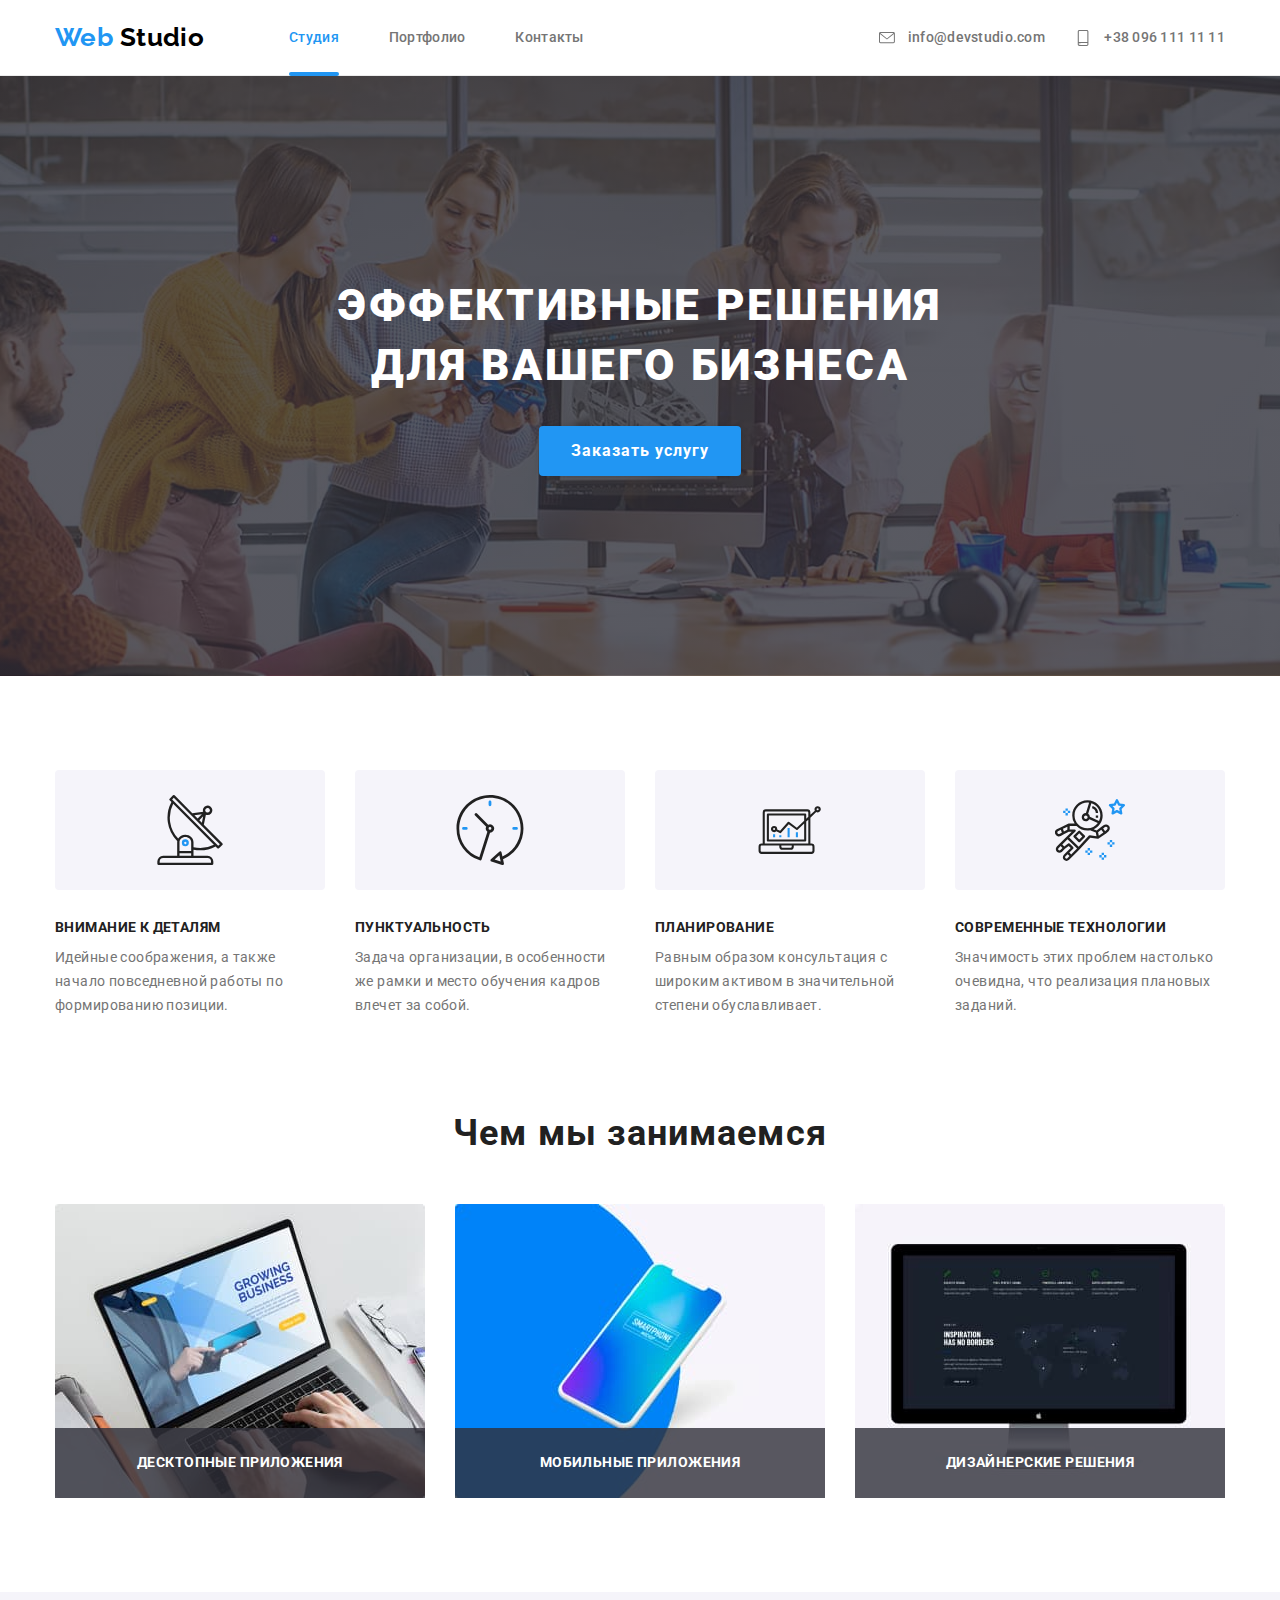
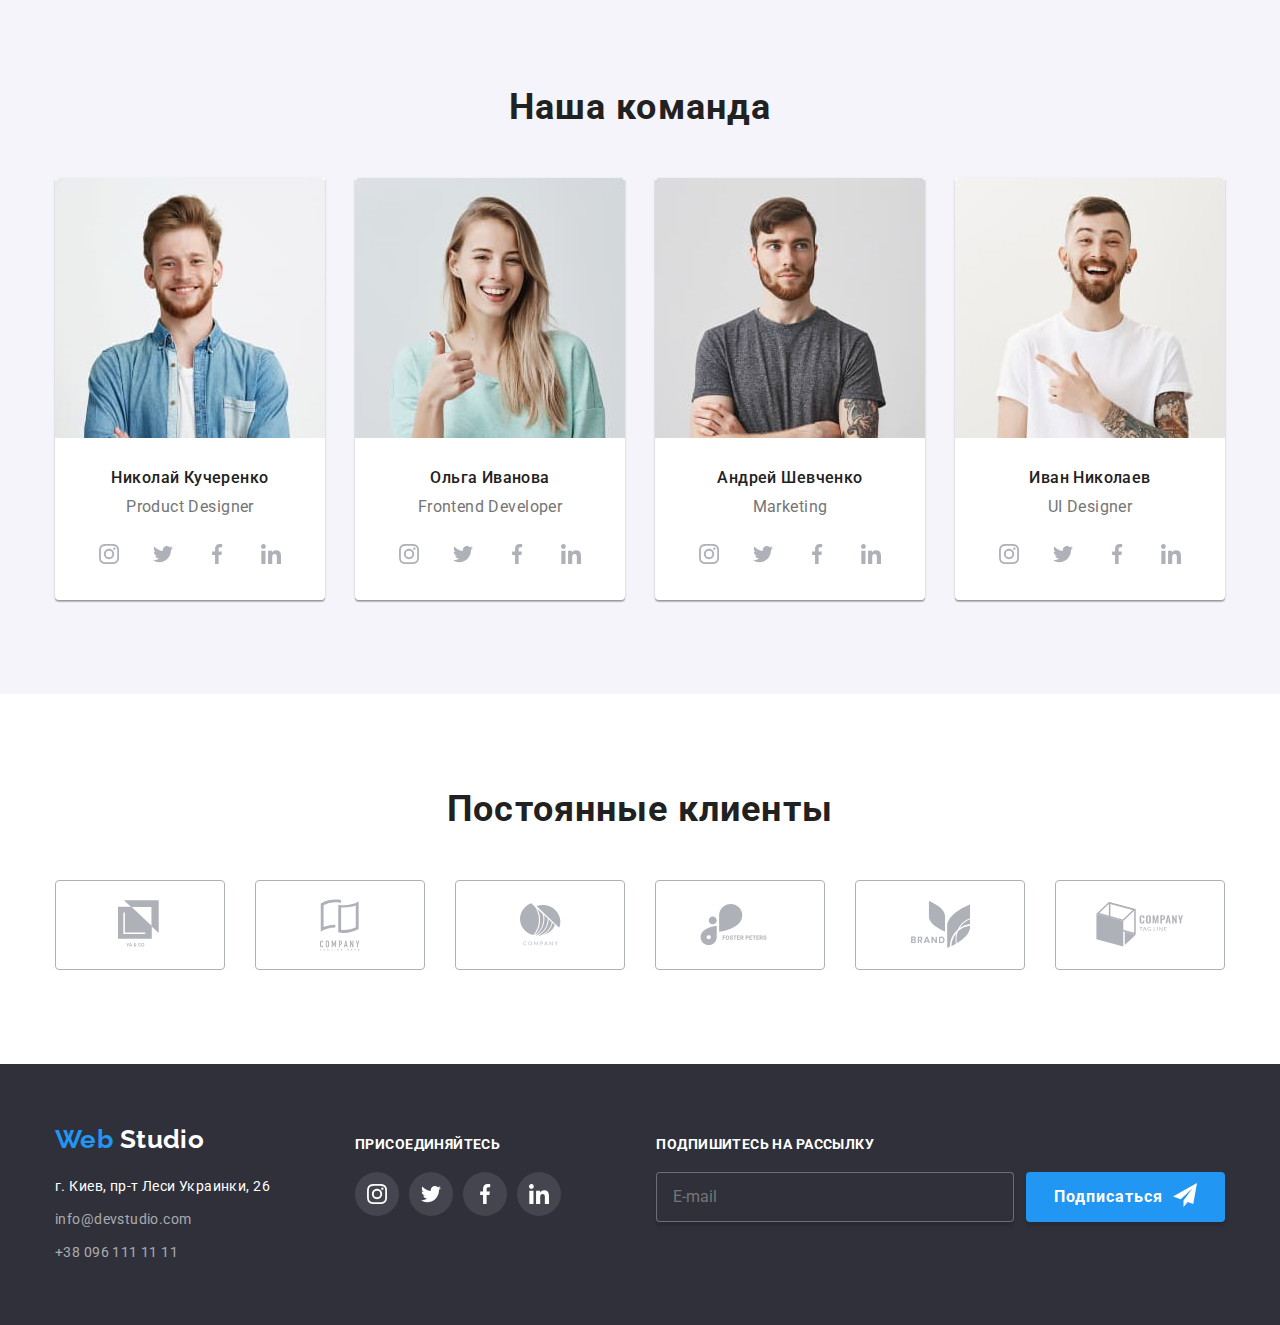
<file: index.html>
<!DOCTYPE html>
<html lang="ru">
  <head>
    <meta charset="UTF-8" />
    <meta name="viewport" content="width=device-width, initial-scale=1.0" />
    <title>
      Web Studio
    </title>
    <link
      href="https://fonts.googleapis.com/css2?family=Raleway:wght@400;700&family=Roboto:wght@400;500;700;900&display=swap"
      rel="stylesheet"
    />
    <link rel="stylesheet" href="./css/main.min.css" />
  </head>
  <body>
    <header class="page-header">
      <div class="page-header__wrapper container">
        <a href="./index.html" class="logo page-header__logo">
          Web
          <span class="logo--black">Studio</span>
        </a>
        <nav class="page-header__nav">
          <ul class="nav-list">
            <li>
              <a href="./index.html" class="active" aria-label="Гланая страница">Студия</a>
            </li>
            <li>
              <a href="./portfolio.html" aria-label="Портфолио">Портфолио</a>
            </li>
            <li>
              <a href="#" aria-label="Контакты">Контакты</a>
            </li>
          </ul>
        </nav>

        <ul class="header-contacts">
          <li>
            <a href="mailto:info@devstudio.com" aria-label="Написать письмо нам">
              <span class="header-contacts__icon">
                <svg width="16" height="16">
                  <use href="./images/sprite-min.svg#icon-email"></use>
                </svg>
              </span>
              info@devstudio.com
            </a>
          </li>
          <li>
            <a href="tel:+380961111111" aria-label="Позвонить нам">
              <span class="header-contacts__icon">
                <svg width="16" height="16">
                  <use href="./images/sprite-min.svg#icon-phone"></use>
                </svg>
              </span>
              +38 096 111 11 11
            </a>
          </li>
        </ul>
      </div>
    </header>

    <main>
      <!-- Секция заказа. Главный блок -->
      <section class="section-hero">
        <div class="container">
          <h1>
            эффективные решения
            <br />
            для вашего бизнеса
          </h1>
          <a href="#" data-modal-open>Заказать услугу</a>
        </div>
      </section>

      <!-- Ценности. Скилы -->
      <section class="section-skills container">
        <h2 class="visually-hidden">
          Наши ценности
        </h2>
        <ul class="skills-list">
          <li>
            <div class="skills-list__svg">
              <svg width="70px" height="70px">
                <use href="./images/sprite-min.svg#icon-antenna"></use>
              </svg>
            </div>
            <h3>
              Внимание к деталям
            </h3>
            <p>
              Идейные соображения, а также начало повседневной работы по формированию позиции.
            </p>
          </li>
          <li>
            <div class="skills-list__svg">
              <svg width="70px" height="70px">
                <use href="./images/sprite-min.svg#icon-clock"></use>
              </svg>
            </div>
            <h3>
              Пунктуальность
            </h3>
            <p>
              Задача организации, в особенности же рамки и место обучения кадров влечет за собой.
            </p>
          </li>
          <li>
            <div class="skills-list__svg">
              <svg width="70px" height="70px">
                <use href="./images/sprite-min.svg#icon-diagram"></use>
              </svg>
            </div>
            <h3>
              Планирование
            </h3>
            <p>
              Равным образом консультация с широким активом в значительной степени обуславливает.
            </p>
          </li>
          <li>
            <div class="skills-list__svg">
              <svg width="70px" height="70px">
                <use href="./images/sprite-min.svg#icon-astronaut"></use>
              </svg>
            </div>
            <h3>
              Современные технологии
            </h3>
            <p>
              Значимость этих проблем настолько очевидна, что реализация плановых заданий.
            </p>
          </li>
        </ul>
      </section>

      <!-- Наши работы (продукты) -->
      <section class="section-works container">
        <h2>
          Чем мы занимаемся
        </h2>
        <ul class="works-list">
          <li>
            <img
              src="./images/content/img/index/desktop.jpg"
              alt="Десктопные приложения"
              width="370"
            />
            <div class="works-list__descr">
              <h3>
                Десктопные приложения
              </h3>
            </div>
          </li>
          <li>
            <img
              src="./images/content/img/index/mobile.jpg"
              alt="Мобильные приложения"
              width="370"
            />
            <div class="works-list__descr">
              <h3>
                Мобильные приложения
              </h3>
            </div>
          </li>
          <li>
            <img
              src="./images/content/img/index/desing.jpg"
              alt="Дизайнерские решения"
              width="370"
            />
            <div class="works-list__descr">
              <h3>
                Дизайнерские решения
              </h3>
            </div>
          </li>
        </ul>
      </section>

      <!-- Команда. Сотрудники -->
      <section class="section-team">
        <div class="container">
          <h2>
            Наша команда
          </h2>
          <ul class="team-list">
            <li>
              <img
                src="./images/content/img/index/person-1.jpg"
                alt="Николай Кучеренко фото"
                width="270"
                title="Николай Кучеренко"
              />
              <h3>
                Николай Кучеренко
              </h3>
              <p>
                Product Designer
              </p>
              <ul class="team-list__social">
                <li>
                  <a href="#" class="social-icon">
                    <svg width="20px" height="20px">
                      <use href="./images/sprite-min.svg#icon-instagram"></use>
                    </svg>
                  </a>
                </li>
                <li>
                  <a href="#" class="social-icon">
                    <svg width="20px" height="20px">
                      <use href="./images/sprite-min.svg#icon-twitter"></use>
                    </svg>
                  </a>
                </li>
                <li>
                  <a href="#" class="social-icon">
                    <svg width="20px" height="20px">
                      <use href="./images/sprite-min.svg#icon-facebook"></use>
                    </svg>
                  </a>
                </li>
                <li>
                  <a href="#" class="social-icon">
                    <svg width="20px" height="20px">
                      <use href="./images/sprite-min.svg#icon-linkedin"></use>
                    </svg>
                  </a>
                </li>
              </ul>
            </li>
            <li>
              <img
                src="./images/content/img/index/person-2.jpg"
                alt="Ольга Иванова фото"
                width="270"
                title="Ольга Иванова"
              />
              <h3>
                Ольга Иванова
              </h3>
              <p>
                Frontend Developer
              </p>
              <ul class="team-list__social">
                <li>
                  <a href="#" class="social-icon">
                    <svg width="20px" height="20px">
                      <use href="./images/sprite-min.svg#icon-instagram"></use>
                    </svg>
                  </a>
                </li>
                <li>
                  <a href="#" class="social-icon">
                    <svg width="20px" height="20px">
                      <use href="./images/sprite-min.svg#icon-twitter"></use>
                    </svg>
                  </a>
                </li>
                <li>
                  <a href="#" class="social-icon">
                    <svg width="20px" height="20px">
                      <use href="./images/sprite-min.svg#icon-facebook"></use>
                    </svg>
                  </a>
                </li>
                <li>
                  <a href="#" class="social-icon">
                    <svg width="20px" height="20px">
                      <use href="./images/sprite-min.svg#icon-linkedin"></use>
                    </svg>
                  </a>
                </li>
              </ul>
            </li>
            <li>
              <img
                src="./images/content/img/index/person-3.jpg"
                alt="Андрей Шевченко фото"
                width="270"
                title="Андрей Шевченко"
              />
              <h3>
                Андрей Шевченко
              </h3>
              <p>
                Marketing
              </p>
              <ul class="team-list__social">
                <li>
                  <a href="#" class="social-icon">
                    <svg width="20px" height="20px">
                      <use href="./images/sprite-min.svg#icon-instagram"></use>
                    </svg>
                  </a>
                </li>
                <li>
                  <a href="#" class="social-icon">
                    <svg width="20px" height="20px">
                      <use href="./images/sprite-min.svg#icon-twitter"></use>
                    </svg>
                  </a>
                </li>
                <li>
                  <a href="#" class="social-icon">
                    <svg width="20px" height="20px">
                      <use href="./images/sprite-min.svg#icon-facebook"></use>
                    </svg>
                  </a>
                </li>
                <li>
                  <a href="#" class="social-icon">
                    <svg width="20px" height="20px">
                      <use href="./images/sprite-min.svg#icon-linkedin"></use>
                    </svg>
                  </a>
                </li>
              </ul>
            </li>
            <li>
              <img
                src="./images/content/img/index/person-4.jpg"
                alt="Иван Николаев фото"
                width="270"
                title="Иван Николаев"
              />
              <h3>
                Иван Николаев
              </h3>
              <p>
                UI Designer
              </p>
              <ul class="team-list__social">
                <li>
                  <a href="#" class="social-icon">
                    <svg width="20px" height="20px">
                      <use href="./images/sprite-min.svg#icon-instagram"></use>
                    </svg>
                  </a>
                </li>
                <li>
                  <a href="#" class="social-icon">
                    <svg width="20px" height="20px">
                      <use href="./images/sprite-min.svg#icon-twitter"></use>
                    </svg>
                  </a>
                </li>
                <li>
                  <a href="#" class="social-icon">
                    <svg width="20px" height="20px">
                      <use href="./images/sprite-min.svg#icon-facebook"></use>
                    </svg>
                  </a>
                </li>
                <li>
                  <a href="#" class="social-icon">
                    <svg width="20px" height="20px">
                      <use href="./images/sprite-min.svg#icon-linkedin"></use>
                    </svg>
                  </a>
                </li>
              </ul>
            </li>
          </ul>
        </div>
      </section>

      <!-- Клиенты -->
      <section class="section-clients container">
        <h2>
          Постоянные клиенты
        </h2>
        <ul class="clients-list">
          <li>
            <a href="#" aria-label="Ссылка на сайт Компании-1" class="clients-list__link">
              <svg width="45px" height="50px">
                <use href="./images/sprite-min.svg#icon-client-1"></use>
              </svg>
            </a>
          </li>
          <li>
            <a href="#" aria-label="Ссылка на сайт Компании-2" class="clients-list__link">
              <svg width="40px" height="52px">
                <use href="./images/sprite-min.svg#icon-client-2"></use>
              </svg>
            </a>
          </li>
          <li>
            <a href="#" aria-label="Ссылка на сайт Компании-3" class="clients-list__link">
              <svg width="41px" height="43px">
                <use href="./images/sprite-min.svg#icon-client-3"></use>
              </svg>
            </a>
          </li>
          <li>
            <a href="#" aria-label="Ссылка на сайт Компании-4" class="clients-list__link">
              <svg width="80px" height="42px">
                <use href="./images/sprite-min.svg#icon-client-4"></use>
              </svg>
            </a>
          </li>
          <li>
            <a href="#" aria-label="Ссылка на сайт Компании-5" class="clients-list__link">
              <svg width="59px" height="47px">
                <use href="./images/sprite-min.svg#icon-client-5"></use>
              </svg>
            </a>
          </li>
          <li>
            <a href="#" aria-label="Ссылка на сайт Компании-6" class="clients-list__link">
              <svg width="88px" height="45px">
                <use href="./images/sprite-min.svg#icon-client-6"></use>
              </svg>
            </a>
          </li>
        </ul>
      </section>
    </main>

    <!-- Footer -->
    <footer class="page-footer">
      <div class="page-footer__wrapper container">
        <!-- Contacts -->
        <section class="footer-left">
          <h2 class="visually-hidden">
            Контакты
          </h2>
          <a href="./index.html" class="logo footer-left__logo">
            Web
            <span class="logo--white">Studio</span>
          </a>
          <address class="footer-contacts">
            <ul class="footer-contacts__list">
              <li>
                <p>
                  г. Киев, пр-т Леси Украинки, 26
                </p>
              </li>
              <li>
                <a href="mailto:info@devstudio.com">info@devstudio.com</a>
              </li>
              <li>
                <a href="tel:+380961111111">+38 096 111 11 11</a>
              </li>
            </ul>
          </address>
        </section>

        <!-- Follow me -->
        <section class="footer-center footer-section-follow-me">
          <h2 class="visually-hidden">Мы в социальных сетях</h2>
          <b>присоединяйтесь</b>
          <ul class="footer-follow-me">
            <li>
              <a href="#" aria-label="Ссылка на Instagram" class="social-icon social-icon--dark">
                <svg width="20px" height="20px">
                  <use href="./images/sprite-min.svg#icon-instagram"></use>
                </svg>
              </a>
            </li>
            <li>
              <a href="#" aria-label="Ссылка на Twitter" class="social-icon social-icon--dark">
                <svg width="20px" height="20px">
                  <use href="./images/sprite-min.svg#icon-twitter"></use>
                </svg>
              </a>
            </li>
            <li>
              <a href="#" aria-label="Ссылка на Facebook" class="social-icon social-icon--dark">
                <svg width="20px" height="20px">
                  <use href="./images/sprite-min.svg#icon-facebook"></use>
                </svg>
              </a>
            </li>
            <li>
              <a href="#" aria-label="Ссылка на Linkedin" class="social-icon social-icon--dark">
                <svg width="20px" height="20px">
                  <use href="./images/sprite-min.svg#icon-linkedin"></use>
                </svg>
              </a>
            </li>
          </ul>
        </section>

        <!-- Subscribe -->
        <section class="footer-right footer-section-subscribe">
          <h2 class="visually-hidden">Подписка на рассылку</h2>
          <b>Подпишитесь на рассылку</b>
          <form class="form-subscribe" autocomplete="off">
            <label class="form-subscribe-field">
              <input type="email" class="form-subscribe-input" name="mail" placeholder="E-mail" />
            </label>
            <button type="submit" class="form-subscribe-submit">
              <span class="form-subscribe-label">Подписаться</span>
              <span class="form-subscribe-icon">
                <svg width="24px" height="24px">
                  <use href="./images/sprite-min.svg#icon-send"></use>
                </svg>
              </span>
            </button>
          </form>
        </section>
      </div>
    </footer>

    <!-- Modal -->
    <div class="backdrop is-hidden" data-modal>
      <div class="modal">
        <button class="btn-close" data-modal-close>
          <svg width="11px" height="11px">
            <use href="./images/sprite-min.svg#icon-close"></use>
          </svg>
        </button>
        <h2>Оставьте свои данные, мы вам перезвоним</h2>
        <form class="form-callback" autocomplete="off">
          <label class="form-callback-field">
            <input type="text" class="form-callback-input" name="name" placeholder=" " />
            <span class="form-callback-icon">
              <svg width="12px" height="12px">
                <use href="./images/sprite-min.svg#icon-human"></use>
              </svg>
            </span>
            <span class="form-callback-label">Имя</span>
          </label>
          <label class="form-callback-field">
            <input type="tel" class="form-callback-input" name="phone" placeholder=" " />
            <span class="form-callback-icon">
              <svg width="12px" height="12px">
                <use href="./images/sprite-min.svg#icon-phone-2"></use>
              </svg>
            </span>
            <span class="form-callback-label">Телефон</span>
          </label>
          <label class="form-callback-field">
            <input type="email" class="form-callback-input" name="email" placeholder=" " />
            <span class="form-callback-icon">
              <svg width="12px" height="12px">
                <use href="./images/sprite-min.svg#icon-email-2"></use>
              </svg>
            </span>
            <span class="form-callback-label">Почта</span>
          </label>
          <div class="textarea-wrapper">
            <textarea name="comment" class="form-callback-textarea" placeholder=" "></textarea>
            <span class="form-callback-text">Комментарий</span>
          </div>
          <label class="form-callback-checkbox">
            <input type="checkbox" class="form-callback-checkbox--input" name="callback-agree" />
            <span class="form-callback-icon--checkbox"></span>
            <span class="form-callback-text--checkbox">Соглашаюсь с рассылкой и принимаю</span>
            <a href="#">Условия договора</a>
          </label>
          <button type="submit" class="form-callback-submit">Отправить</button>
        </form>
      </div>
    </div>

    <script src="./js/modal.js"></script>
  </body>
</html>
</file>
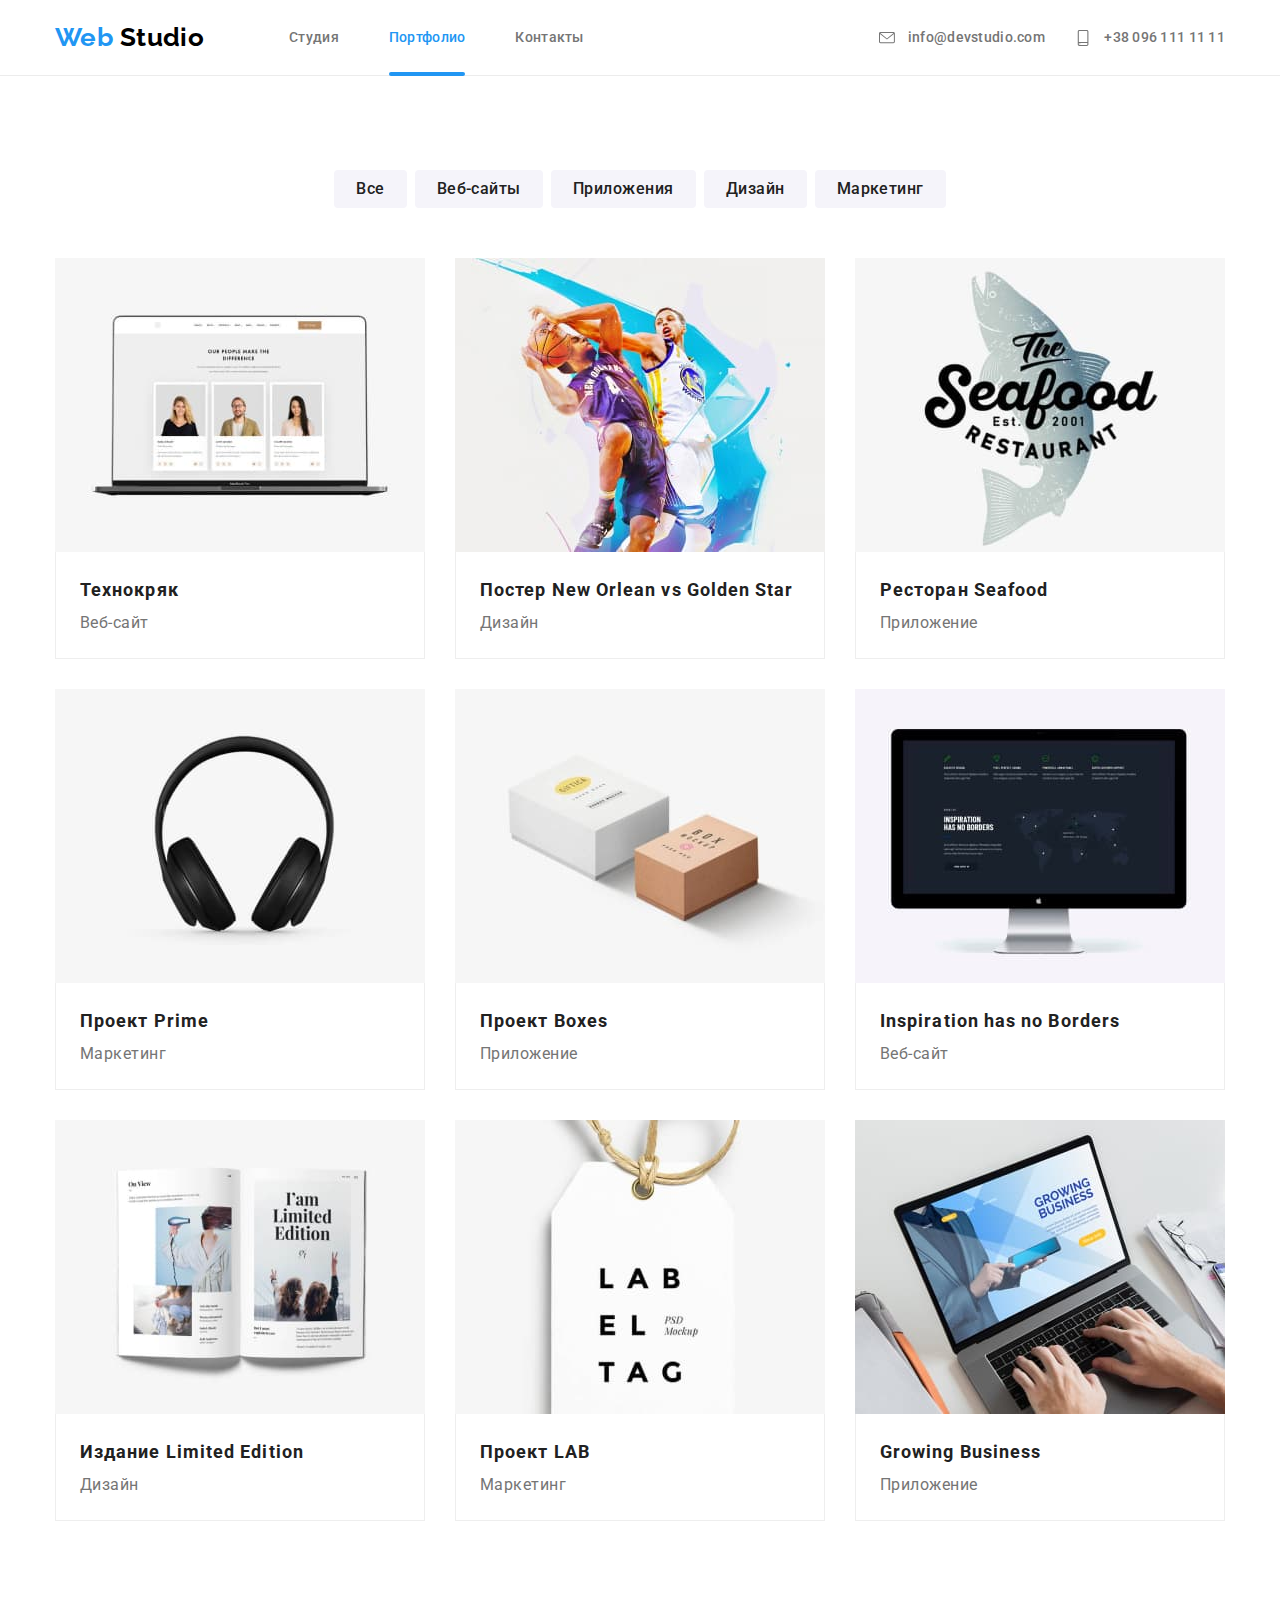
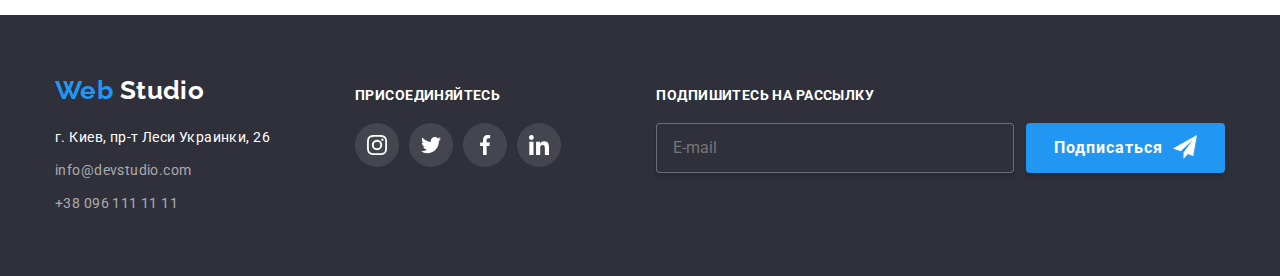
<file: portfolio.html>
<!DOCTYPE html>
<html lang="ru">
  <head>
    <meta charset="UTF-8" />
    <meta name="viewport" content="width=device-width, initial-scale=1.0" />
    <title>
      Web Studio::Portfolio
    </title>
    <link
      href="https://fonts.googleapis.com/css2?family=Raleway:wght@400;700&family=Roboto:wght@400;500;700;900&display=swap"
      rel="stylesheet"
    />
    <link rel="stylesheet" href="./css/main.min.css" />
  </head>

  <body>
    <header class="page-header">
      <div class="page-header__wrapper container">
        <a href="./index.html" class="logo page-header__logo">
          Web
          <span class="logo--black">Studio</span>
        </a>
        <nav class="page-header__nav">
          <ul class="nav-list">
            <li>
              <a href="./index.html" aria-label="Гланая страница">Студия</a>
            </li>
            <li>
              <a href="./portfolio.html" class="active" aria-label="Портфолио">Портфолио</a>
            </li>
            <li>
              <a href="#" aria-label="Контакты">Контакты</a>
            </li>
          </ul>
        </nav>

        <ul class="header-contacts">
          <li>
            <a href="mailto:info@devstudio.com" aria-label="Написать письмо нам">
              <span class="header-contacts__icon">
                <svg width="16" height="16">
                  <use href="./images/sprite-min.svg#icon-email"></use>
                </svg>
              </span>
              info@devstudio.com
            </a>
          </li>
          <li>
            <a href="tel:+380961111111" aria-label="Позвонить нам">
              <span class="header-contacts__icon">
                <svg width="16" height="16">
                  <use href="./images/sprite-min.svg#icon-phone"></use>
                </svg>
              </span>
              +38 096 111 11 11
            </a>
          </li>
        </ul>
      </div>
    </header>

    <main>
      <section class="section-portfolio container">
        <h1 class="visually-hidden">Портфолио</h1>
        <div class="portfolio-filter">
          <button type="button" class="portfolio-filter__item">Все</button>
          <button type="button" class="portfolio-filter__item">Веб-сайты</button>
          <button type="button" class="portfolio-filter__item">Приложения</button>
          <button type="button" class="portfolio-filter__item">Дизайн</button>
          <button type="button" class="portfolio-filter__item">Маркетинг</button>
        </div>
        <ul class="portfolio-list">
          <li>
            <a href="#">
              <div class="portfolio-list__img">
                <img src="./images/content/img/portfolio/img-1.jpg" alt="Изображение 1" />
                <div class="portfolio-list__p">
                  <p>
                    Технокряк это современная площадка распространения коронавируса. Компании
                    используют эту платформу для цифрового шпионажа и атак на защищённые сервера
                    конкурентов.Технокряк это современная площадка распространения коронавируса.
                    Компании используют эту платформу для цифрового шпионажа и атак на защищённые
                    сервера конкурентов.Технокряк это современная площадка распространения
                    коронавируса. Компании используют эту платформу для цифрового шпионажа и атак на
                    защищённые сервера конкурентов.Технокряк это современная площадка
                    распространения коронавируса. Компании используют эту платформу для цифрового
                    шпионажа и атак на защищённые сервера конкурентов.Технокряк это современная
                    площадка распространения коронавируса. Компании используют эту платформу для
                    цифрового шпионажа и атак на защищённые сервера конкурентов.Технокряк это
                    современная площадка распространения коронавируса. Компании используют эту
                    платформу для цифрового шпионажа и атак на защищённые сервера конкурентов.
                  </p>
                </div>
              </div>
              <!-- </div> -->
              <div class="portfolio-list__text">
                <h2>Технокряк</h2>
                <p>Веб-сайт</p>
              </div>
            </a>
          </li>
          <li>
            <a href="#">
              <div class="portfolio-list__img">
                <img src="./images/content/img/portfolio/img-2.jpg" alt="Изображение 2" />
                <div class="portfolio-list__p">
                  <p>
                    Технокряк это современная площадка распространения коронавируса. Компании
                    используют эту платформу для цифрового шпионажа и атак на защищённые сервера
                    конкурентов.
                  </p>
                </div>
              </div>
              <div class="portfolio-list__text">
                <h2>Постер New Orlean vs Golden Star</h2>
                <p>Дизайн</p>
              </div>
            </a>
          </li>
          <li>
            <a href="#">
              <div class="portfolio-list__img">
                <img src="./images/content/img/portfolio/img-3.jpg" alt="Изображение 3" />
                <div class="portfolio-list__p">
                  <p>
                    Технокряк это современная площадка распространения коронавируса. Компании
                    используют эту платформу для цифрового шпионажа и атак на защищённые сервера
                    конкурентов.
                  </p>
                </div>
              </div>
              <div class="portfolio-list__text">
                <h2>Ресторан Seafood</h2>
                <p>Приложение</p>
              </div>
            </a>
          </li>
          <li>
            <a href="#">
              <div class="portfolio-list__img">
                <img src="./images/content/img/portfolio/img-4.jpg" alt="Изображение 4" />
                <div class="portfolio-list__p">
                  <p>
                    Технокряк это современная площадка распространения коронавируса. Компании
                    используют эту платформу для цифрового шпионажа и атак на защищённые сервера
                    конкурентов.
                  </p>
                </div>
              </div>
              <div class="portfolio-list__text">
                <h2>Проект Prime</h2>
                <p>Маркетинг</p>
              </div>
            </a>
          </li>
          <li>
            <a href="#">
              <div class="portfolio-list__img">
                <img src="./images/content/img/portfolio/img-5.jpg" alt="Изображение 5" />
                <div class="portfolio-list__p">
                  <p>
                    Технокряк это современная площадка распространения коронавируса. Компании
                    используют эту платформу для цифрового шпионажа и атак на защищённые сервера
                    конкурентов.
                  </p>
                </div>
              </div>
              <div class="portfolio-list__text">
                <h2>Проект Boxes</h2>
                <p>Приложение</p>
              </div>
            </a>
          </li>
          <li>
            <a href="#">
              <div class="portfolio-list__img">
                <img src="./images/content/img/portfolio/img-6.jpg" alt="Изображение 6" />
                <div class="portfolio-list__p">
                  <p>
                    Технокряк это современная площадка распространения коронавируса. Компании
                    используют эту платформу для цифрового шпионажа и атак на защищённые сервера
                    конкурентов.
                  </p>
                </div>
              </div>
              <div class="portfolio-list__text">
                <h2>Inspiration has no Borders</h2>
                <p>Веб-сайт</p>
              </div>
            </a>
          </li>
          <li>
            <a href="#">
              <div class="portfolio-list__img">
                <img src="./images/content/img/portfolio/img-7.jpg" alt="Изображение 7" />
                <div class="portfolio-list__p">
                  <p>
                    Технокряк это современная площадка распространения коронавируса. Компании
                    используют эту платформу для цифрового шпионажа и атак на защищённые сервера
                    конкурентов.
                  </p>
                </div>
              </div>
              <div class="portfolio-list__text">
                <h2>Издание Limited Edition</h2>
                <p>Дизайн</p>
              </div>
            </a>
          </li>
          <li>
            <a href="#">
              <div class="portfolio-list__img">
                <img src="./images/content/img/portfolio/img-8.jpg" alt="Изображение 8" />
                <div class="portfolio-list__p">
                  <p>
                    Технокряк это современная площадка распространения коронавируса. Компании
                    используют эту платформу для цифрового шпионажа и атак на защищённые сервера
                    конкурентов.
                  </p>
                </div>
              </div>
              <div class="portfolio-list__text">
                <h2>Проект LAB</h2>
                <p>Маркетинг</p>
              </div>
            </a>
          </li>
          <li>
            <a href="#">
              <div class="portfolio-list__img">
                <img src="./images/content/img/portfolio/img-9.jpg" alt="Изображение 9" />
                <div class="portfolio-list__p">
                  <p>
                    Технокряк это современная площадка распространения коронавируса. Компании
                    используют эту платформу для цифрового шпионажа и атак на защищённые сервера
                    конкурентов.
                  </p>
                </div>
              </div>
              <div class="portfolio-list__text">
                <h2>Growing Business</h2>
                <p>Приложение</p>
              </div>
            </a>
          </li>
        </ul>
      </section>
    </main>

    <!-- Footer -->
    <footer class="page-footer">
      <div class="page-footer__wrapper container">
        <!-- Contacts -->
        <section class="footer-left">
          <h2 class="visually-hidden">
            Контакты
          </h2>
          <a href="./index.html" class="logo footer-left__logo">
            Web
            <span class="logo--white">Studio</span>
          </a>
          <address class="footer-contacts">
            <ul class="footer-contacts__list">
              <li>
                <p>
                  г. Киев, пр-т Леси Украинки, 26
                </p>
              </li>
              <li>
                <a href="mailto:info@devstudio.com">info@devstudio.com</a>
              </li>
              <li>
                <a href="tel:+380961111111">+38 096 111 11 11</a>
              </li>
            </ul>
          </address>
        </section>

        <!-- Follow me -->
        <section class="footer-center footer-section-follow-me">
          <h2 class="visually-hidden">Мы в социальных сетях</h2>
          <b>присоединяйтесь</b>
          <ul class="footer-follow-me">
            <li>
              <a href="#" aria-label="Ссылка на Instagram" class="social-icon social-icon--dark">
                <svg width="20px" height="20px">
                  <use href="./images/sprite-min.svg#icon-instagram"></use>
                </svg>
              </a>
            </li>
            <li>
              <a href="#" aria-label="Ссылка на Twitter" class="social-icon social-icon--dark">
                <svg width="20px" height="20px">
                  <use href="./images/sprite-min.svg#icon-twitter"></use>
                </svg>
              </a>
            </li>
            <li>
              <a href="#" aria-label="Ссылка на Facebook" class="social-icon social-icon--dark">
                <svg width="20px" height="20px">
                  <use href="./images/sprite-min.svg#icon-facebook"></use>
                </svg>
              </a>
            </li>
            <li>
              <a href="#" aria-label="Ссылка на Linkedin" class="social-icon social-icon--dark">
                <svg width="20px" height="20px">
                  <use href="./images/sprite-min.svg#icon-linkedin"></use>
                </svg>
              </a>
            </li>
          </ul>
        </section>

        <!-- Subscribe -->
        <section class="footer-right footer-section-subscribe">
          <h2 class="visually-hidden">Подписка на рассылку</h2>
          <b>Подпишитесь на рассылку</b>
          <form class="form-subscribe" autocomplete="off">
            <label class="form-subscribe-field">
              <input type="email" class="form-subscribe-input" name="mail" placeholder="E-mail" />
            </label>
            <button type="submit" class="form-subscribe-submit">
              <span class="form-subscribe-label">Подписаться</span>
              <span class="form-subscribe-icon">
                <svg width="24px" height="24px">
                  <use href="./images/sprite-min.svg#icon-send"></use>
                </svg>
              </span>
            </button>
          </form>
        </section>
      </div>
    </footer>
  </body>
</html>
</file>
<file: css/main.min.css>
/*! modern-normalize v0.7.0 | MIT License | https://github.com/sindresorhus/modern-normalize */*,*::before,*::after{-webkit-box-sizing:border-box;box-sizing:border-box}:root{-moz-tab-size:4;-o-tab-size:4;tab-size:4}html{line-height:1.15;-webkit-text-size-adjust:100%}body{margin:0}body{font-family:system-ui,-apple-system,"Segoe UI",Roboto,Helvetica,Arial,sans-serif,"Apple Color Emoji","Segoe UI Emoji"}hr{height:0}abbr[title]{-webkit-text-decoration:underline dotted;text-decoration:underline dotted}b,strong{font-weight:bolder}code,kbd,samp,pre{font-family:ui-monospace, SFMono-Regular, Consolas, 'Liberation Mono', Menlo, monospace;font-size:1em}small{font-size:80%}sub,sup{font-size:75%;line-height:0;position:relative;vertical-align:baseline}sub{bottom:-0.25em}sup{top:-0.5em}button,input,optgroup,select,textarea{font-family:inherit;font-size:100%;line-height:1.15;margin:0}button,select{text-transform:none}button,[type='button'],[type='reset'],[type='submit']{-webkit-appearance:button}button::-moz-focus-inner,[type='button']::-moz-focus-inner,[type='reset']::-moz-focus-inner,[type='submit']::-moz-focus-inner{border-style:none;padding:0}button:-moz-focusring,[type='button']:-moz-focusring,[type='reset']:-moz-focusring,[type='submit']:-moz-focusring{outline:1px dotted ButtonText}legend{padding:0}progress{vertical-align:baseline}[type='number']::-webkit-inner-spin-button,[type='number']::-webkit-outer-spin-button{height:auto}[type='search']{-webkit-appearance:textfield;outline-offset:-2px}[type='search']::-webkit-search-decoration{-webkit-appearance:none}::-webkit-file-upload-button{-webkit-appearance:button;font:inherit}summary{display:list-item}ul{margin:0;padding:0;list-style:none}.section-works h2,.section-team h2,.section-clients h2,.modal h2{margin-bottom:50px;font-size:36px;font-weight:700;letter-spacing:.03em;line-height:1.17;color:#212121}.skills-list h3,.works-list__descr h3{text-align:left;font-size:14px;font-weight:700;text-transform:uppercase;letter-spacing:.03em;line-height:1.14;color:#212121}body{font-family:"Roboto",sans-serif;font-size:14px;letter-spacing:.03em;background-color:#fff;color:#757575}a,a:visited{text-decoration:none}h1,h2,h3,h4,h5,h6{margin:0;text-align:center}img{display:block}.container{width:1200px;margin-left:auto;margin-right:auto;padding:0 15px}.visually-hidden{position:absolute;width:1px;height:1px;margin:-1px;border:0;padding:0;clip:rect(0 0 0 0);overflow:hidden}.logo{display:inline-block;font-family:"Raleway",sans-serif;font-size:26px;font-weight:700;line-height:1.19;color:#2196f3}.logo:visited{color:#2196f3}.logo--black{color:#000}.logo--white{color:#fff}.social-icon{display:-webkit-box;display:-ms-flexbox;display:flex;-webkit-box-align:center;-ms-flex-align:center;align-items:center;-webkit-box-pack:center;-ms-flex-pack:center;justify-content:center;width:44px;height:44px;border-radius:50%;background-color:#fff;fill:#afb1b8;-webkit-transition:background-color 250ms cubic-bezier(0.4, 0, 0.2, 1) 0ms,fill 250ms cubic-bezier(0.4, 0, 0.2, 1) 0ms;transition:background-color 250ms cubic-bezier(0.4, 0, 0.2, 1) 0ms,fill 250ms cubic-bezier(0.4, 0, 0.2, 1) 0ms}.social-icon--dark{background-color:rgba(255,255,255,0.1);fill:#fff}.social-icon:hover,.social-icon:focus{background-color:#2196f3;fill:#fff}.page-header{border-bottom:1px solid #ececec}.page-header__wrapper{display:-webkit-box;display:-ms-flexbox;display:flex;-webkit-box-align:center;-ms-flex-align:center;align-items:center;-webkit-box-pack:start;-ms-flex-pack:start;justify-content:flex-start}.page-header__logo{margin-right:85px}.page-header__nav{margin-right:auto}.nav-list{display:-webkit-box;display:-ms-flexbox;display:flex;font-weight:500;letter-spacing:.02em}.nav-list>li:not(:last-child){margin-right:50px}.nav-list>li>a{display:block;position:relative;line-height:75px;color:inherit;-webkit-transition:color 250ms cubic-bezier(0.4, 0, 0.2, 1) 0ms;transition:color 250ms cubic-bezier(0.4, 0, 0.2, 1) 0ms}.nav-list a:hover,.nav-list a:focus,.nav-list .active{color:#2196f3}.nav-list .active::after{content:'';position:absolute;left:0;bottom:-1px;width:100%;height:4px;border-radius:2px;background-color:#2196f3}.header-contacts{display:-webkit-box;display:-ms-flexbox;display:flex;-webkit-box-align:center;-ms-flex-align:center;align-items:center;-webkit-box-pack:start;-ms-flex-pack:start;justify-content:flex-start}.header-contacts>li:not(:last-child){margin-right:30px}.header-contacts a{font-weight:500;letter-spacing:.02em;color:inherit;fill:currentColor;-webkit-transition:color 250ms cubic-bezier(0.4, 0, 0.2, 1) 0ms,fill 250ms cubic-bezier(0.4, 0, 0.2, 1) 0ms;transition:color 250ms cubic-bezier(0.4, 0, 0.2, 1) 0ms,fill 250ms cubic-bezier(0.4, 0, 0.2, 1) 0ms}.header-contacts a:hover,.header-contacts a:focus{color:#2196f3;fill:#2196f3}.header-contacts__icon{padding-right:10px;vertical-align:middle;line-height:0}.section-hero{max-width:1600px;margin-left:auto;margin-right:auto;margin-bottom:94px;padding:200px 0;text-align:center;background-color:#000;background-image:-webkit-gradient(linear, left top, right top, from(rgba(47,48,58,0.8)), to(rgba(47,48,58,0.8))),url("../images/decor/img/hero.jpg");background-image:linear-gradient(to right, rgba(47,48,58,0.8), rgba(47,48,58,0.8)),url("../images/decor/img/hero.jpg");background-repeat:no-repeat;background-position:center;background-size:cover}.section-hero h1{margin:0;margin-bottom:30px;font-size:44px;font-weight:900;text-transform:uppercase;letter-spacing:0.06em;line-height:1.36;color:#fff}.section-hero a{display:inline-block;padding:10px 32px;font-size:16px;font-weight:700;letter-spacing:.06em;line-height:1.88;background-color:#2196f3;color:#fff;border-radius:4px;-webkit-box-shadow:0 0 4px rgba(0,0,0,0.15);box-shadow:0 0 4px rgba(0,0,0,0.15)}.section-skills{margin-bottom:94px}.skills-list{display:-webkit-box;display:-ms-flexbox;display:flex;margin:0 -15px}.skills-list>li{width:calc((100% - 120px) / 4);margin:0 15px}.skills-list h3{margin-bottom:10px}.skills-list p{margin:0;line-height:1.71}.skills-list__svg{margin-bottom:30px;padding:25px 0;line-height:0;text-align:center;background-color:#f5f4fa;border-radius:4px}.section-works{margin-bottom:94px}.works-list{display:-webkit-box;display:-ms-flexbox;display:flex;margin:0 -15px}.works-list>li{display:-webkit-box;display:-ms-flexbox;display:flex;position:relative;margin:0 15px}.works-list__descr{position:absolute;left:0;bottom:0;width:100%;padding:27px 0;background-color:rgba(47,48,58,0.8)}.works-list__descr h3{text-align:center;color:#fff}.section-team{margin-bottom:94px;padding:94px 0;background-color:#f5f4fa}.team-list{display:-webkit-box;display:-ms-flexbox;display:flex;margin:0 -15px}.team-list>li{margin:0 15px;background-color:#fff;border-radius:0px 0px 4px 4px;-webkit-box-shadow:0px 2px 1px rgba(0,0,0,0.2),0px 1px 1px rgba(0,0,0,0.14),0px 1px 3px rgba(0,0,0,0.12);box-shadow:0px 2px 1px rgba(0,0,0,0.2),0px 1px 1px rgba(0,0,0,0.14),0px 1px 3px rgba(0,0,0,0.12)}.team-list h3{margin-top:30px;margin-bottom:10px;font-size:16px;font-weight:500;line-height:1.19;color:#212121}.team-list p{margin:0;font-size:16px;line-height:1.19;text-align:center}.team-list__social{display:-webkit-box;display:-ms-flexbox;display:flex;margin-top:16px;margin-bottom:24px;margin-left:27px;margin-right:27px}.team-list__social>li{margin:0 5px}.section-clients{margin-bottom:94px}.clients-list{display:-webkit-box;display:-ms-flexbox;display:flex;margin:0 -15px}.clients-list>li{width:170px;margin:0 15px;text-align:center}.clients-list__link{display:-webkit-box;display:-ms-flexbox;display:flex;-webkit-box-align:center;-ms-flex-align:center;align-items:center;-webkit-box-pack:center;-ms-flex-pack:center;justify-content:center;height:90px;border:1px solid;border-radius:4px;border-color:#afb1b8;fill:#afb1b8;-webkit-transition:border-color 250ms cubic-bezier(0.4, 0, 0.2, 1) 0ms,fill 250ms cubic-bezier(0.4, 0, 0.2, 1) 0ms;transition:border-color 250ms cubic-bezier(0.4, 0, 0.2, 1) 0ms,fill 250ms cubic-bezier(0.4, 0, 0.2, 1) 0ms}.clients-list__link:hover,.clients-list__link:focus{border-color:#2196f3;fill:#2196f3}.page-footer{padding:60px 0px;background-color:#2f303a}.page-footer b{display:block;margin-bottom:20px;text-transform:uppercase;color:#fff}.page-footer__wrapper{display:-webkit-box;display:-ms-flexbox;display:flex}.footer-left{width:300px}.footer-left__logo{margin-bottom:20px}.footer-contacts{font-style:normal;line-height:1.71}.footer-contacts__list>li:not(:last-child){padding-bottom:9px}.footer-contacts__list p{margin:0;color:#fff}.footer-contacts__list a{color:rgba(255,255,255,0.6)}.footer-center{margin-top:12px;margin-right:auto}.footer-follow-me{display:-webkit-box;display:-ms-flexbox;display:flex;margin-left:-5px;margin-right:-5px}.footer-follow-me>li{margin:0 5px}.footer-right{margin-top:12px}.form-subscribe{display:-webkit-inline-box;display:-ms-inline-flexbox;display:inline-flex;-webkit-box-align:center;-ms-flex-align:center;align-items:center;-webkit-box-pack:center;-ms-flex-pack:center;justify-content:center}.form-subscribe-input{width:358px;padding:14px 16px;margin:0;font-size:16px;line-height:1.25;color:rgba(255,255,255,0.6);border:1px solid rgba(255,255,255,0.3);-webkit-box-shadow:0px 4px 4px rgba(0,0,0,0.15);box-shadow:0px 4px 4px rgba(0,0,0,0.15);border-radius:4px;background-color:#2f303a;cursor:pointer;-webkit-transition:border-color 250ms cubic-bezier(0.4, 0, 0.2, 1) 0ms;transition:border-color 250ms cubic-bezier(0.4, 0, 0.2, 1) 0ms}.form-subscribe-input:focus{outline:none;border-color:#2196f3;cursor:text}.form-subscribe-submit{display:-webkit-box;display:-ms-flexbox;display:flex;-webkit-box-align:center;-ms-flex-align:center;align-items:center;-webkit-box-pack:center;-ms-flex-pack:center;justify-content:center;margin-left:12px;padding:10px 28px;cursor:pointer;background:#2196f3;border:none;border-radius:4px;-webkit-box-shadow:0px 4px 4px rgba(0,0,0,0.15);box-shadow:0px 4px 4px rgba(0,0,0,0.15);fill:#fff}.form-subscribe-label{font-size:16px;font-weight:700;line-height:1.88;letter-spacing:.06em;color:#fff}.form-subscribe-icon{margin-left:10px}.backdrop{position:fixed;top:0;left:0;width:100%;height:100%;background-color:rgba(0,0,0,0.2);opacity:1;-webkit-transition:opacity 250ms cubic-bezier(0.4, 0, 0.2, 1) 0ms;transition:opacity 250ms cubic-bezier(0.4, 0, 0.2, 1) 0ms}.backdrop.is-hidden{opacity:0;pointer-events:none}.modal{position:absolute;top:50%;left:50%;width:528px;padding:40px;-webkit-transform:translate(-50%, -50%) scale(1);transform:translate(-50%, -50%) scale(1);background-color:#fff;border-radius:4px;-webkit-box-shadow:0px 2px 1px rgba(0,0,0,0.2),0px 1px 1px rgba(0,0,0,0.14),0px 1px 3px rgba(0,0,0,0.12);box-shadow:0px 2px 1px rgba(0,0,0,0.2),0px 1px 1px rgba(0,0,0,0.14),0px 1px 3px rgba(0,0,0,0.12);-webkit-transition:-webkit-transform 250ms cubic-bezier(0.4, 0, 0.2, 1) 0ms;transition:-webkit-transform 250ms cubic-bezier(0.4, 0, 0.2, 1) 0ms;transition:transform 250ms cubic-bezier(0.4, 0, 0.2, 1) 0ms;transition:transform 250ms cubic-bezier(0.4, 0, 0.2, 1) 0ms, -webkit-transform 250ms cubic-bezier(0.4, 0, 0.2, 1) 0ms}.backdrop.is-hidden .modal{-webkit-transform:translate(-50%, -50%) scale(1.05);transform:translate(-50%, -50%) scale(1.05)}.modal h2{margin:0;margin-bottom:12px;font-size:20px;line-height:1.15}.btn-close{position:absolute;top:0;right:0;width:30px;height:30px;margin-top:8px;margin-right:8px;padding:0;line-height:0;cursor:pointer;border:1px solid rgba(0,0,0,0.1);border-radius:50%;background-color:#fff;fill:#000;-webkit-transition:fill 250ms cubic-bezier(0.4, 0, 0.2, 1) 0ms;transition:fill 250ms cubic-bezier(0.4, 0, 0.2, 1) 0ms}.btn-close:hover,.btn-close:focus{fill:#2196f3}.textarea-wrapper{position:relative;height:120px}.form-callback{padding-top:18px}.form-callback-field{position:relative;display:block;margin-bottom:28px}.form-callback-input{width:100%;margin:0;padding:12px 18px;padding-left:42px;font-size:14px;line-height:1.14;color:#757575;border:1px solid;border-color:rgba(33,33,33,0.2);border-radius:4px;cursor:pointer;-webkit-transition:border-color 250ms cubic-bezier(0.4, 0, 0.2, 1) 0ms;transition:border-color 250ms cubic-bezier(0.4, 0, 0.2, 1) 0ms}.form-callback-input:focus{outline:none;border-color:#2196f3}.form-callback-icon{position:absolute;top:50%;left:19px;-webkit-transform:translateY(-50%);transform:translateY(-50%);fill:#212121;-webkit-transition:fill 250ms cubic-bezier(0.4, 0, 0.2, 1) 0ms;transition:fill 250ms cubic-bezier(0.4, 0, 0.2, 1) 0ms}.form-callback-input:focus ~ .form-callback-icon{fill:#2196f3}.form-callback-icon--checkbox{display:inline-block;width:16px;height:15px;cursor:pointer;border:2px solid;border-color:#212121;border-radius:2px;background-color:#fff;-webkit-transition:border-color 250ms cubic-bezier(0.4, 0, 0.2, 1) 0ms,background-color 250ms cubic-bezier(0.4, 0, 0.2, 1) 0ms;transition:border-color 250ms cubic-bezier(0.4, 0, 0.2, 1) 0ms,background-color 250ms cubic-bezier(0.4, 0, 0.2, 1) 0ms}.form-callback-checkbox--input:focus ~ .form-callback-icon--checkbox{border:2px solid #2196f3;border-radius:2px}.form-callback-checkbox--input:checked ~ .form-callback-icon--checkbox{background-color:#2196f3;background-image:url("../images/decor/svg/src/check-full.svg");background-size:contain;background-origin:border-box;border:2px solid;border-color:transparent}.form-callback-label{position:absolute;top:50%;left:42px;font-size:14px;line-height:1.14;letter-spacing:.01em;color:#757575;-webkit-transform:translate(0px, -50%);transform:translate(0px, -50%);-webkit-transition:font-size 250ms cubic-bezier(0.4, 0, 0.2, 1) 0ms,line-height 250ms cubic-bezier(0.4, 0, 0.2, 1) 0ms,color 250ms cubic-bezier(0.4, 0, 0.2, 1) 0ms,-webkit-transform 250ms cubic-bezier(0.4, 0, 0.2, 1) 0ms;transition:font-size 250ms cubic-bezier(0.4, 0, 0.2, 1) 0ms,line-height 250ms cubic-bezier(0.4, 0, 0.2, 1) 0ms,color 250ms cubic-bezier(0.4, 0, 0.2, 1) 0ms,-webkit-transform 250ms cubic-bezier(0.4, 0, 0.2, 1) 0ms;transition:font-size 250ms cubic-bezier(0.4, 0, 0.2, 1) 0ms,line-height 250ms cubic-bezier(0.4, 0, 0.2, 1) 0ms,color 250ms cubic-bezier(0.4, 0, 0.2, 1) 0ms,transform 250ms cubic-bezier(0.4, 0, 0.2, 1) 0ms;transition:font-size 250ms cubic-bezier(0.4, 0, 0.2, 1) 0ms,line-height 250ms cubic-bezier(0.4, 0, 0.2, 1) 0ms,color 250ms cubic-bezier(0.4, 0, 0.2, 1) 0ms,transform 250ms cubic-bezier(0.4, 0, 0.2, 1) 0ms,-webkit-transform 250ms cubic-bezier(0.4, 0, 0.2, 1) 0ms}.form-callback-input:focus ~ .form-callback-label,.form-callback-input:not(:placeholder-shown) ~ .form-callback-label{font-size:12px;line-height:1.17;color:#2196f3;-webkit-transform:translate(-23px, -40px);transform:translate(-23px, -40px)}.form-callback-textarea{width:100%;height:100%;padding:12px 16px;resize:none;cursor:pointer;font-size:14px;letter-spacing:.01em;line-height:1.14;border:1px solid;border-color:rgba(33,33,33,0.2);border-radius:4px;color:#757575;-webkit-transition:border-color 250ms cubic-bezier(0.4, 0, 0.2, 1) 0ms;transition:border-color 250ms cubic-bezier(0.4, 0, 0.2, 1) 0ms}.form-callback-textarea:focus{cursor:text;outline:none;border-color:#2196f3}.form-callback-text{position:absolute;top:0;left:0;font-size:14px;line-height:1.14;letter-spacing:.01em;color:#757575;-webkit-transform:translate(16px, 12px);transform:translate(16px, 12px);-webkit-transition:font-size 250ms cubic-bezier(0.4, 0, 0.2, 1) 0ms,line-height 250ms cubic-bezier(0.4, 0, 0.2, 1) 0ms,color 250ms cubic-bezier(0.4, 0, 0.2, 1) 0ms,-webkit-transform 250ms cubic-bezier(0.4, 0, 0.2, 1) 0ms;transition:font-size 250ms cubic-bezier(0.4, 0, 0.2, 1) 0ms,line-height 250ms cubic-bezier(0.4, 0, 0.2, 1) 0ms,color 250ms cubic-bezier(0.4, 0, 0.2, 1) 0ms,-webkit-transform 250ms cubic-bezier(0.4, 0, 0.2, 1) 0ms;transition:font-size 250ms cubic-bezier(0.4, 0, 0.2, 1) 0ms,line-height 250ms cubic-bezier(0.4, 0, 0.2, 1) 0ms,color 250ms cubic-bezier(0.4, 0, 0.2, 1) 0ms,transform 250ms cubic-bezier(0.4, 0, 0.2, 1) 0ms;transition:font-size 250ms cubic-bezier(0.4, 0, 0.2, 1) 0ms,line-height 250ms cubic-bezier(0.4, 0, 0.2, 1) 0ms,color 250ms cubic-bezier(0.4, 0, 0.2, 1) 0ms,transform 250ms cubic-bezier(0.4, 0, 0.2, 1) 0ms,-webkit-transform 250ms cubic-bezier(0.4, 0, 0.2, 1) 0ms}.form-callback-textarea:focus ~ .form-callback-text,.form-callback-textarea:not(:placeholder-shown) ~ .form-callback-text{font-size:12px;line-height:1.17;color:#2196f3;-webkit-transform:translate(17px, -19px);transform:translate(17px, -19px)}.form-callback-text--checkbox{margin-left:7px;margin-right:4px;cursor:pointer}.form-callback-checkbox{display:-webkit-box;display:-ms-flexbox;display:flex;-webkit-box-align:center;-ms-flex-align:center;align-items:center;-webkit-box-pack:center;-ms-flex-pack:center;justify-content:center;margin-top:20px;margin-bottom:30px}.form-callback-checkbox--input{position:absolute;top:0;left:0;-webkit-appearance:none;-moz-appearance:none;appearance:none}.form-callback-checkbox a{color:#2196f3;text-decoration:underline}.form-callback-submit{display:block;width:200px;height:50px;margin-left:auto;margin-right:auto;padding:0;cursor:pointer;font-size:16px;font-weight:bold;letter-spacing:.06em;line-height:1.88;color:#fff;background-color:#2196f3;border:none;border-radius:4px;-webkit-box-shadow:0px 4px 4px rgba(0,0,0,0.15);box-shadow:0px 4px 4px rgba(0,0,0,0.15);-webkit-transition:background-color 250ms cubic-bezier(0.4, 0, 0.2, 1) 0ms;transition:background-color 250ms cubic-bezier(0.4, 0, 0.2, 1) 0ms}.form-callback-submit:hover,.form-callback-submit:focus{background-color:#188ce8}.section-portfolio{margin:94px auto}.section-portfolio p{margin:0}.portfolio-filter{display:-webkit-box;display:-ms-flexbox;display:flex;-webkit-box-align:center;-ms-flex-align:center;align-items:center;-webkit-box-pack:center;-ms-flex-pack:center;justify-content:center;margin-bottom:50px}.portfolio-filter__item{padding:6px 22px;cursor:pointer;font-size:16px;font-weight:500;line-height:1.62;letter-spacing:.03em;color:#212121;text-align:center;border:none;border-radius:4px;-webkit-box-shadow:none;box-shadow:none;background-color:#f5f4fa;-webkit-transition:all 250ms cubic-bezier(0.4, 0, 0.2, 1) 0ms;transition:all 250ms cubic-bezier(0.4, 0, 0.2, 1) 0ms}.portfolio-filter__item:not(:last-child){margin-right:8px}.portfolio-filter__item:hover,.portfolio-filter__item:focus{color:#fff;background-color:#2196f3;-webkit-box-shadow:0px 2px 2px rgba(0,0,0,0.12),0px 1px 2px rgba(0,0,0,0.08),0px 3px 1px rgba(0,0,0,0.1);box-shadow:0px 2px 2px rgba(0,0,0,0.12),0px 1px 2px rgba(0,0,0,0.08),0px 3px 1px rgba(0,0,0,0.1)}.portfolio-list{display:-webkit-box;display:-ms-flexbox;display:flex;-ms-flex-wrap:wrap;flex-wrap:wrap}.portfolio-list>li{width:calc((100% - 60px) / 3)}.portfolio-list>li>a{display:block;position:relative;overflow:hidden;-webkit-box-shadow:none;box-shadow:none;-webkit-transition:-webkit-box-shadow 250ms cubic-bezier(0.4, 0, 0.2, 1) 0ms;transition:-webkit-box-shadow 250ms cubic-bezier(0.4, 0, 0.2, 1) 0ms;transition:box-shadow 250ms cubic-bezier(0.4, 0, 0.2, 1) 0ms;transition:box-shadow 250ms cubic-bezier(0.4, 0, 0.2, 1) 0ms, -webkit-box-shadow 250ms cubic-bezier(0.4, 0, 0.2, 1) 0ms}.portfolio-list>li>a:hover,.portfolio-list>li>a:focus{-webkit-box-shadow:1px 4px 6px rgba(0,0,0,0.16),0px 4px 4px rgba(0,0,0,0.06),0px 1px 1px rgba(0,0,0,0.12);box-shadow:1px 4px 6px rgba(0,0,0,0.16),0px 4px 4px rgba(0,0,0,0.06),0px 1px 1px rgba(0,0,0,0.12)}.portfolio-list>li:not(:nth-child(3n)){margin-right:30px}.portfolio-list>li:not(:nth-last-child(-n+3)){margin-bottom:30px}.portfolio-list__img{position:relative}.portfolio-list__p{position:absolute;left:0;height:100%;padding:63px 24px;background-color:rgba(33,150,243,0.9);overflow:hidden;opacity:0;-webkit-transform:translateY(0);transform:translateY(0);-webkit-transition:-webkit-transform 250ms cubic-bezier(0.4, 0, 0.2, 1) 0ms;transition:-webkit-transform 250ms cubic-bezier(0.4, 0, 0.2, 1) 0ms;transition:transform 250ms cubic-bezier(0.4, 0, 0.2, 1) 0ms;transition:transform 250ms cubic-bezier(0.4, 0, 0.2, 1) 0ms, -webkit-transform 250ms cubic-bezier(0.4, 0, 0.2, 1) 0ms}.portfolio-list__p p{display:block;height:100%;overflow:hidden;font-size:18px;line-height:1.56;letter-spacing:.03em;color:#fff}.portfolio-list>li>a:hover .portfolio-list__p,.portfolio-list>li>a:focus .portfolio-list__p{-webkit-transform:translateY(-100%);transform:translateY(-100%);opacity:1}.portfolio-list__text{position:relative;padding:20px 24px;border:1px solid #eee;border-top:none;background-color:#fff}.portfolio-list__text h2{text-align:left;font-weight:700;font-size:18px;line-height:2;letter-spacing:.06em;color:#212121}.portfolio-list__text p{font-size:16px;line-height:1.88;letter-spacing:.03em;color:#757575}
/*# sourceMappingURL=main.min.css.map */
</file>
